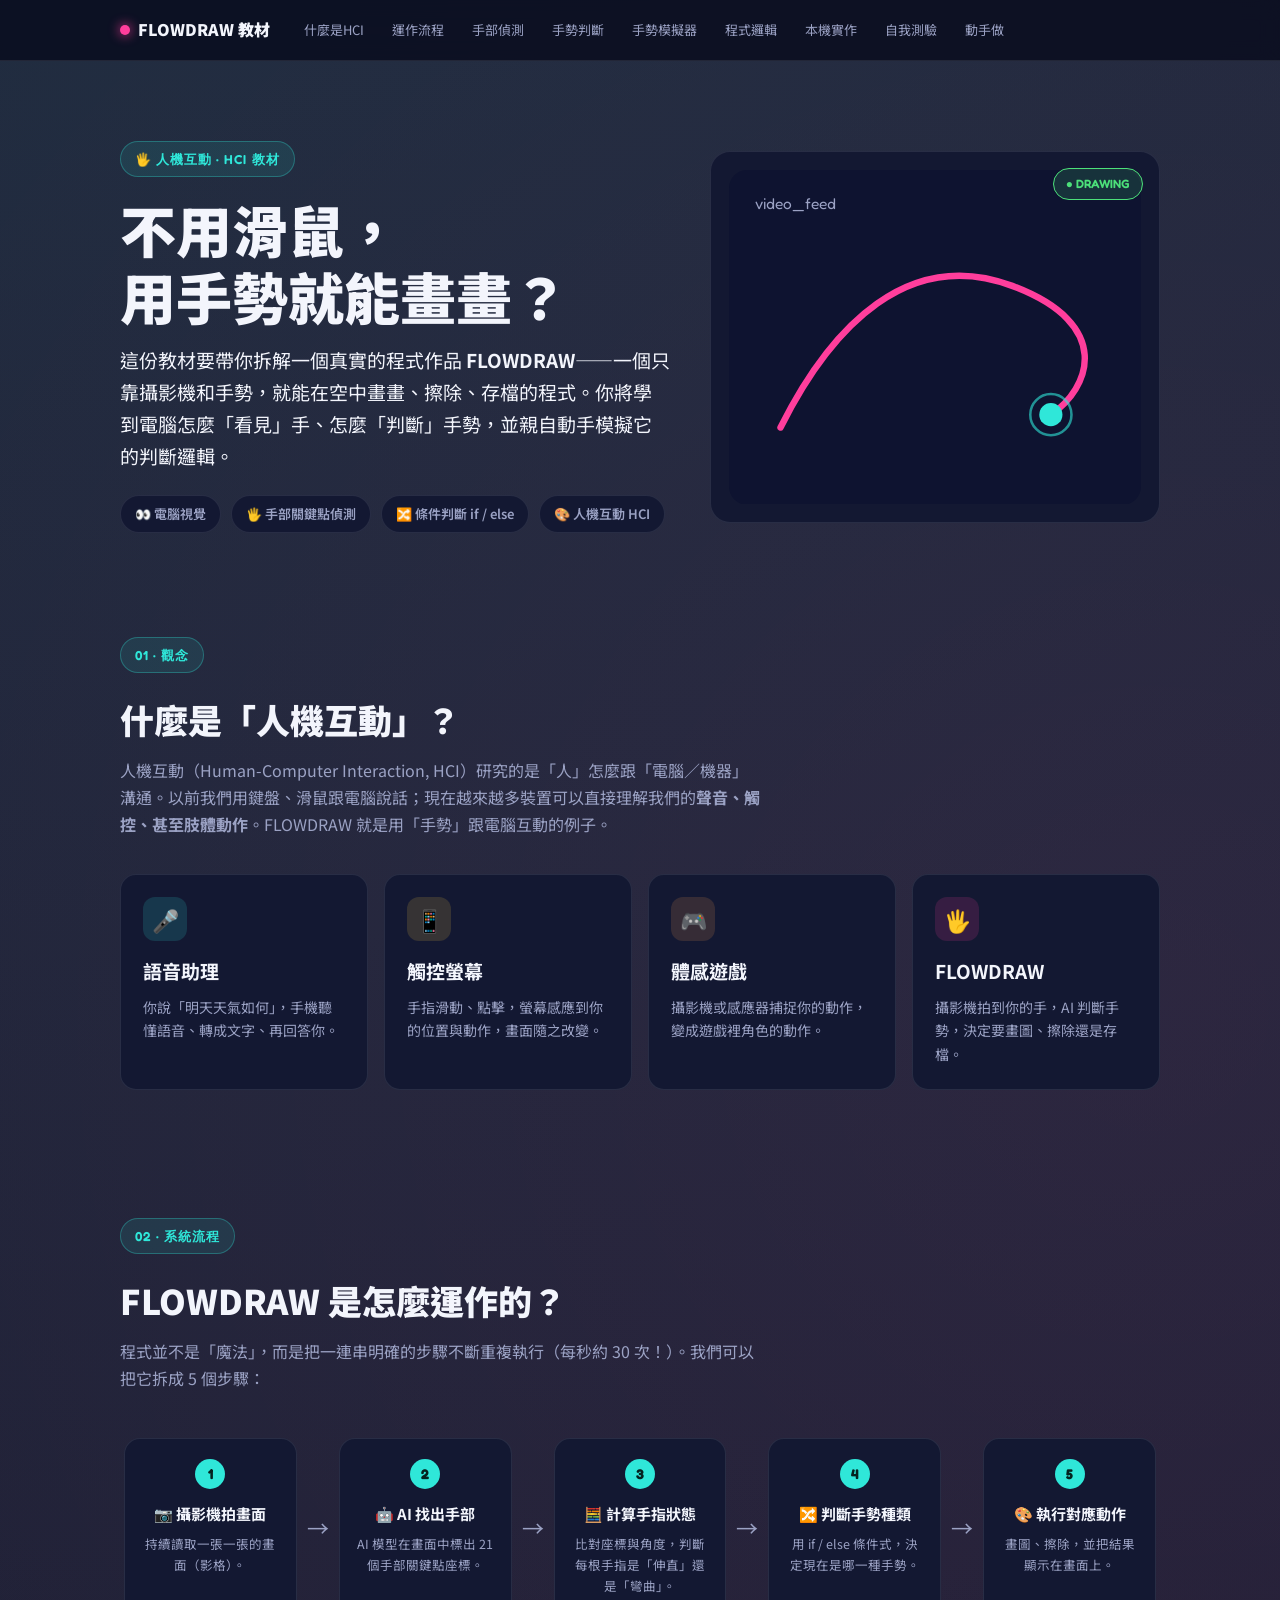
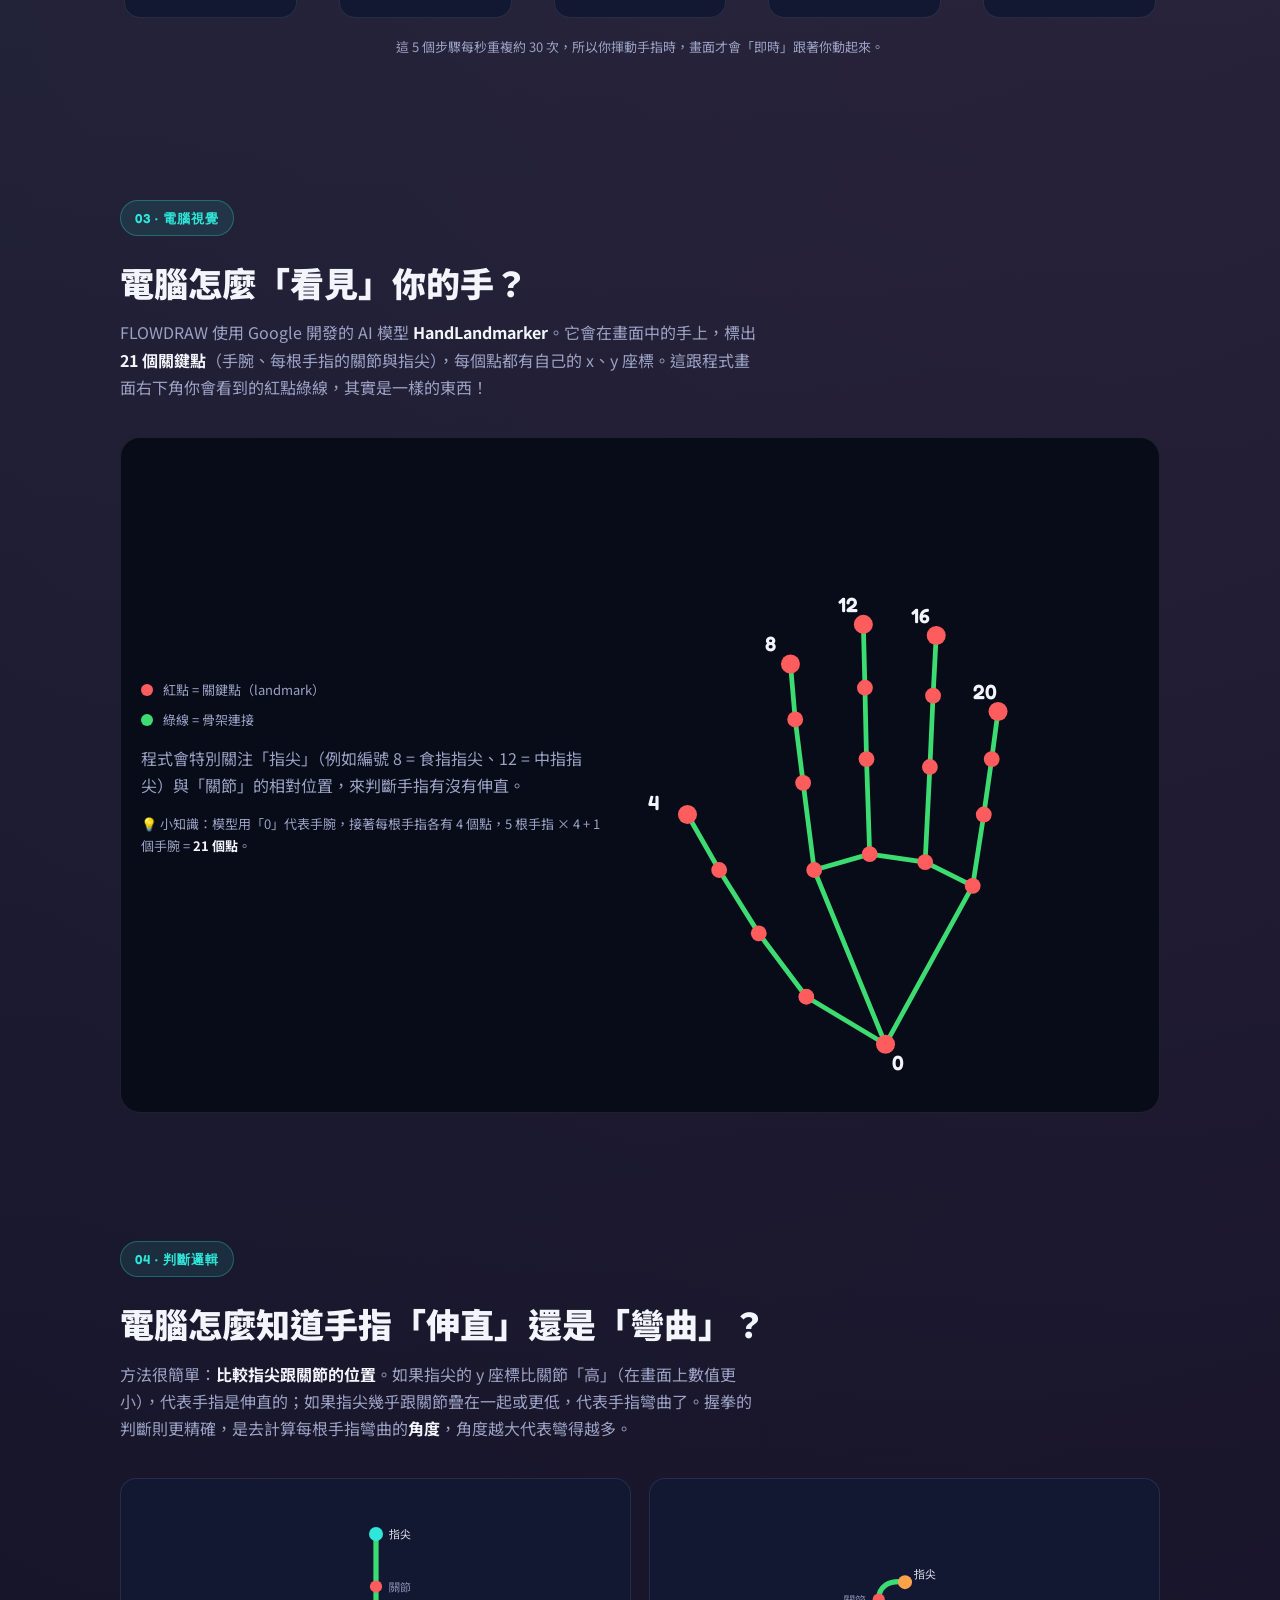
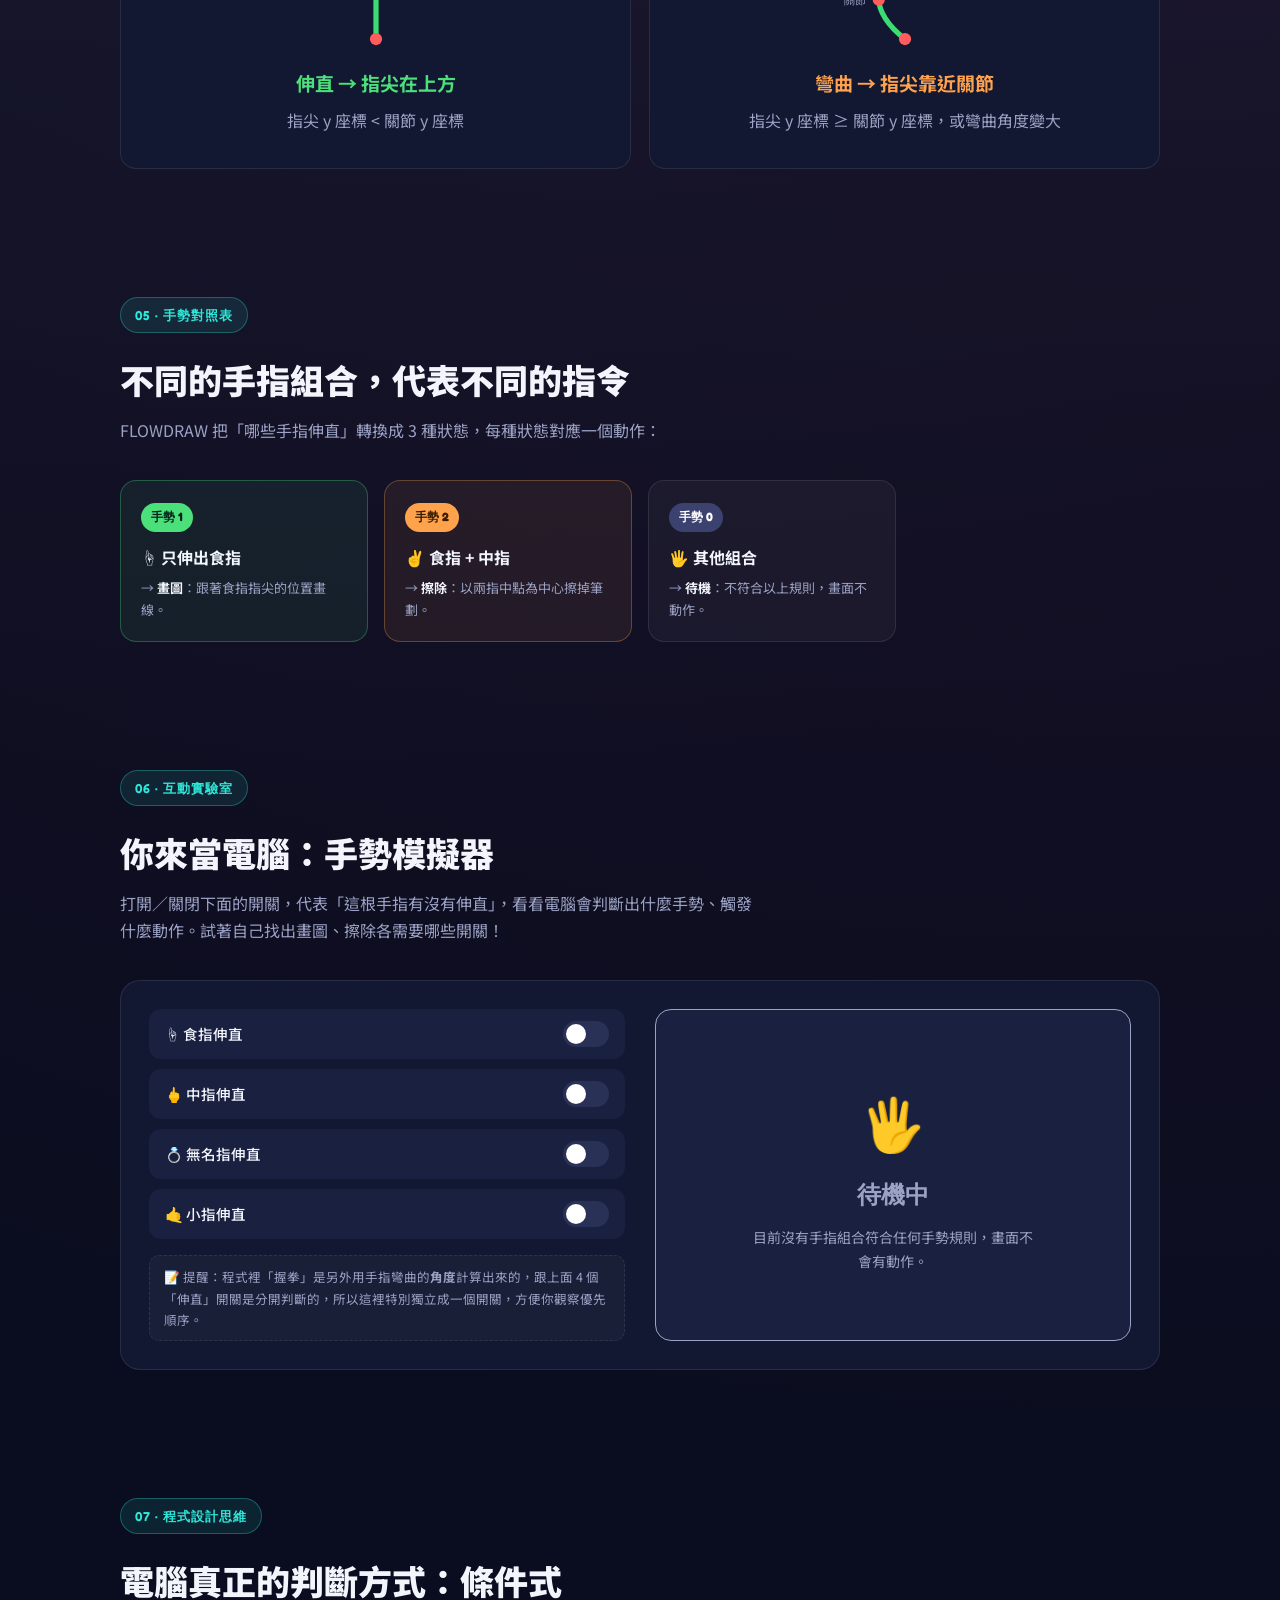
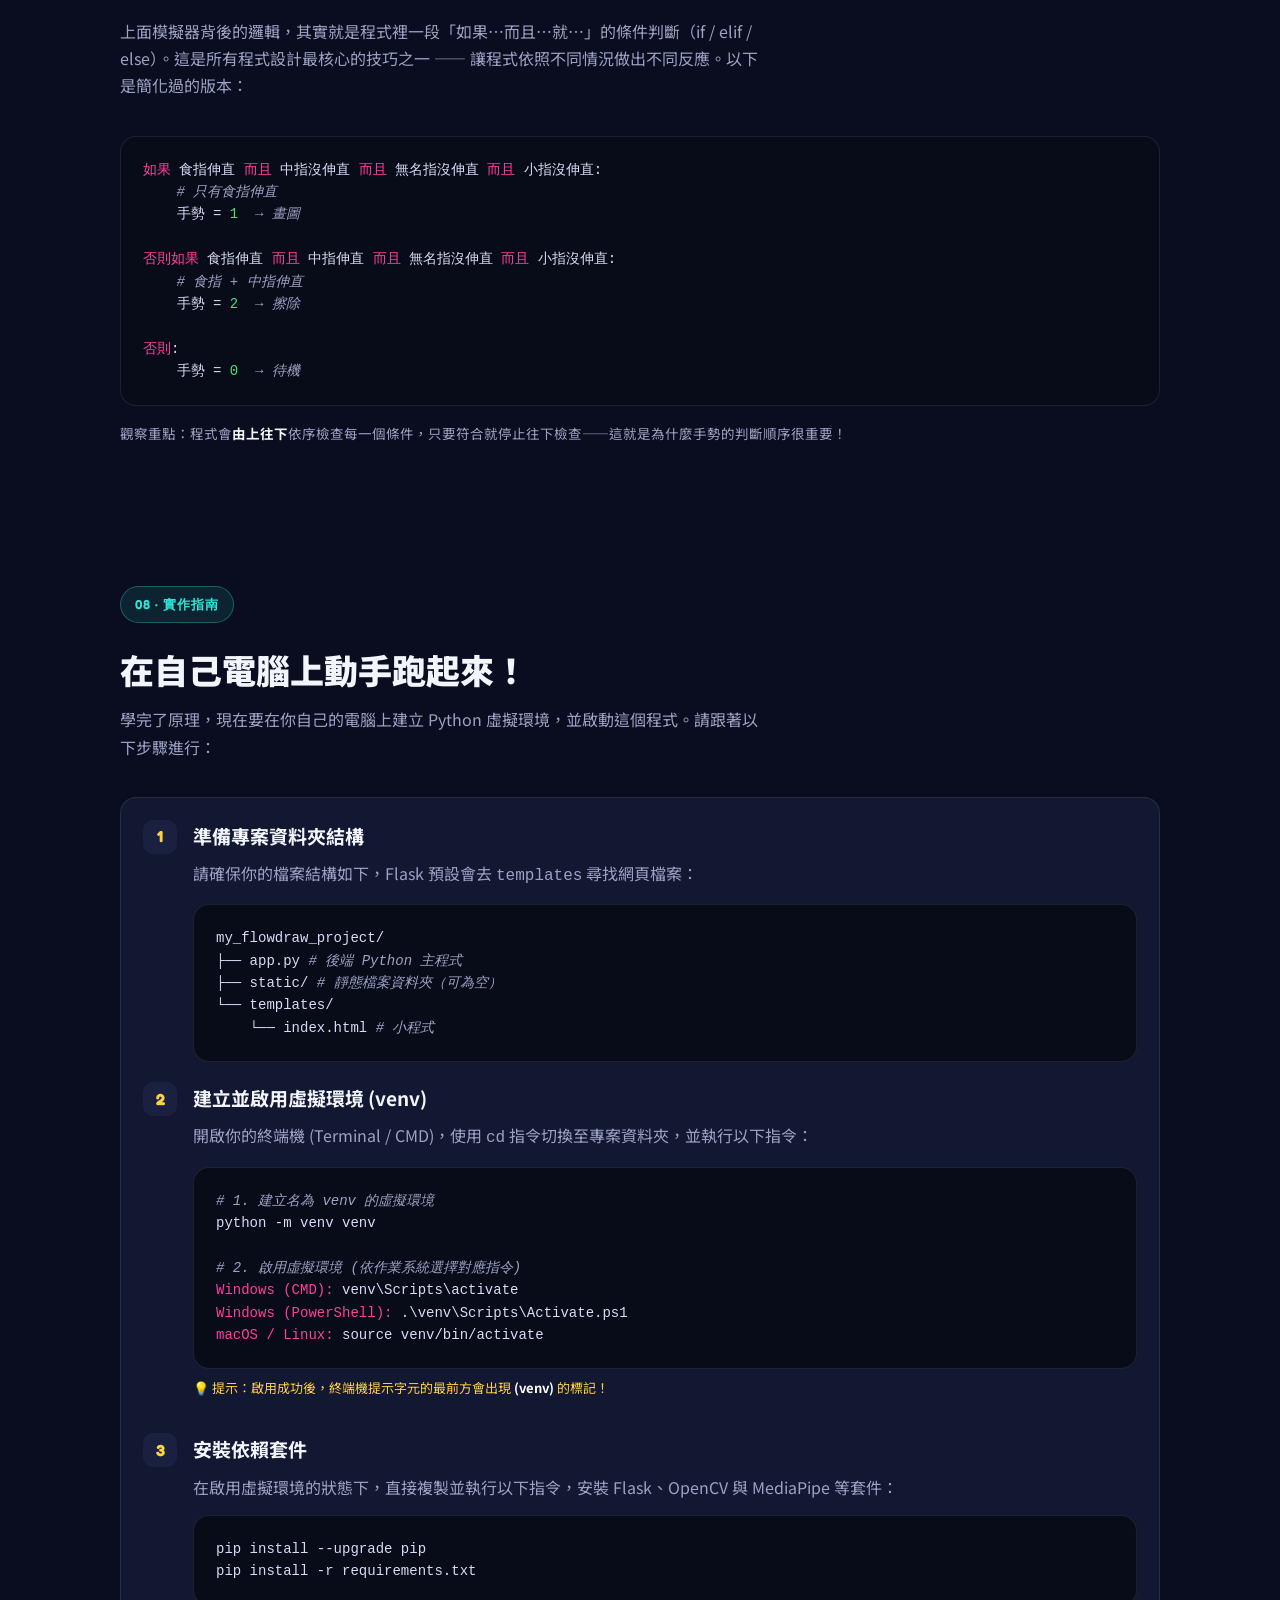
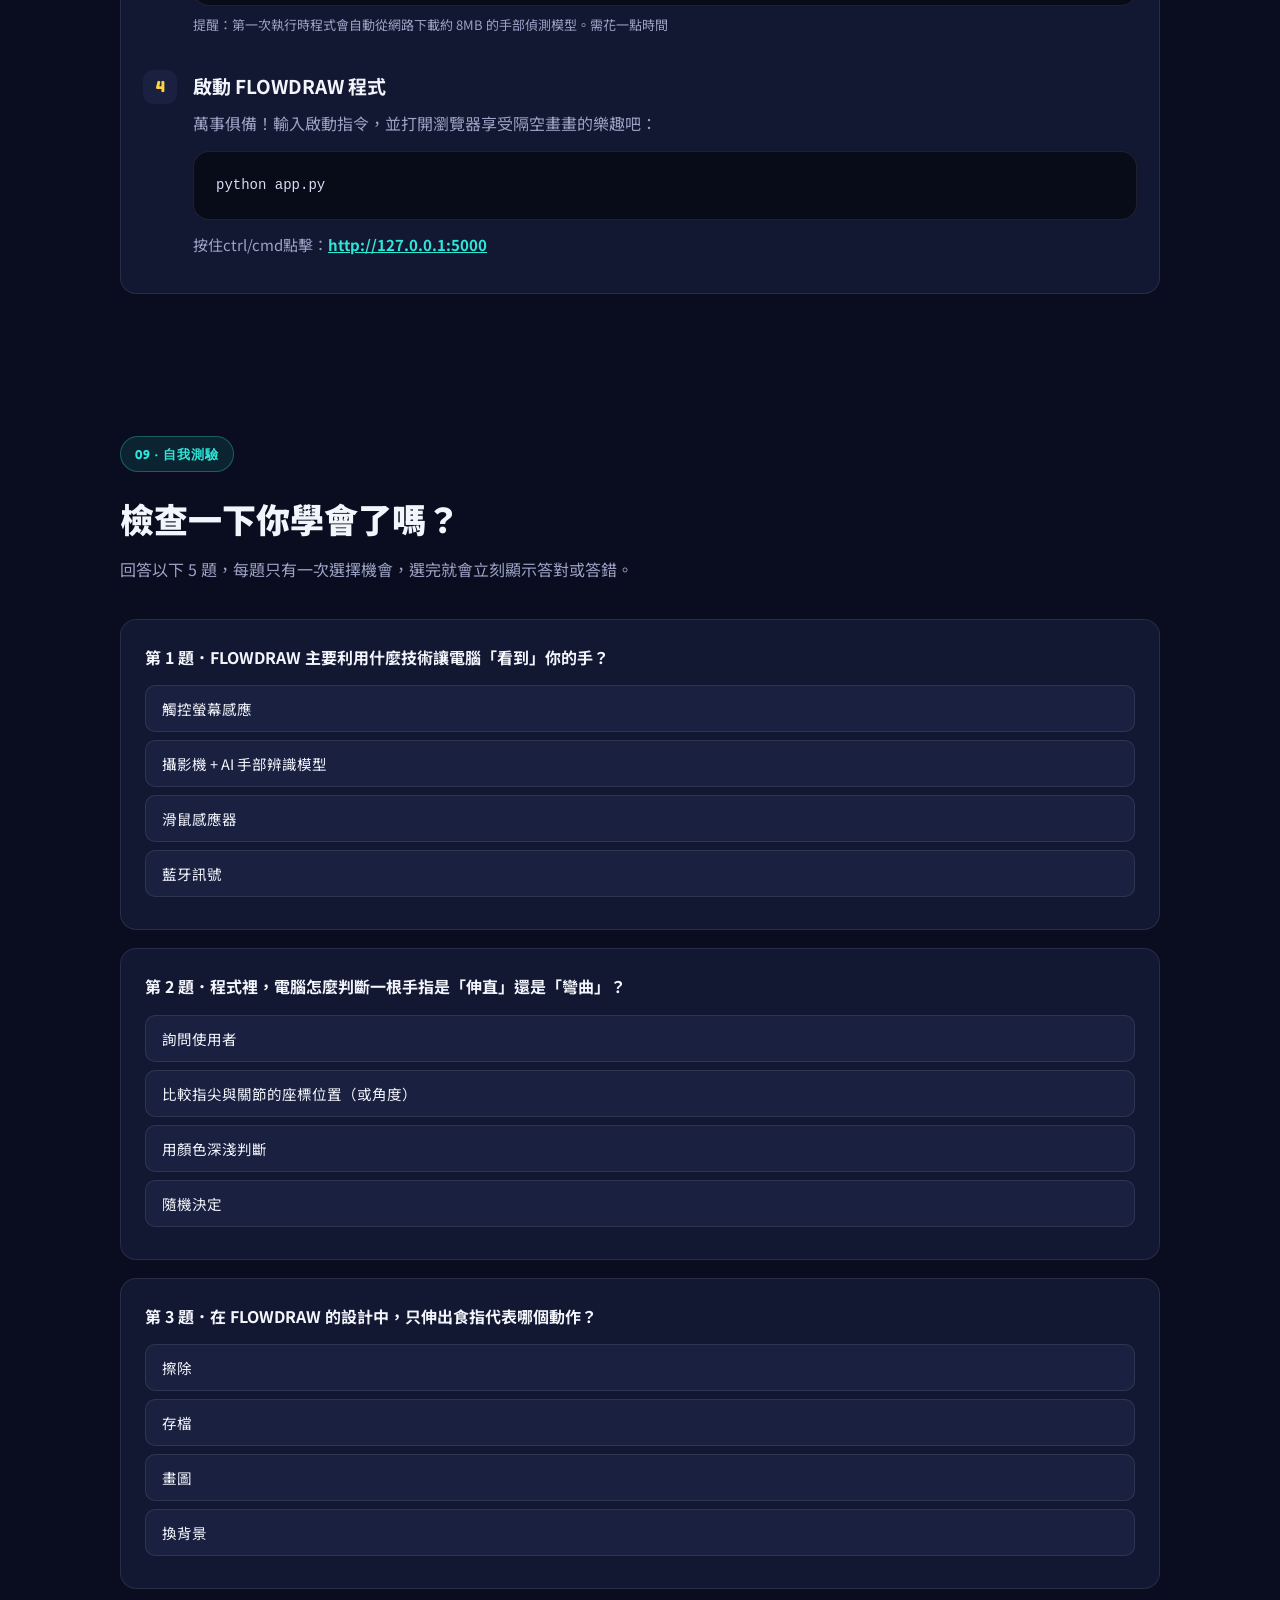
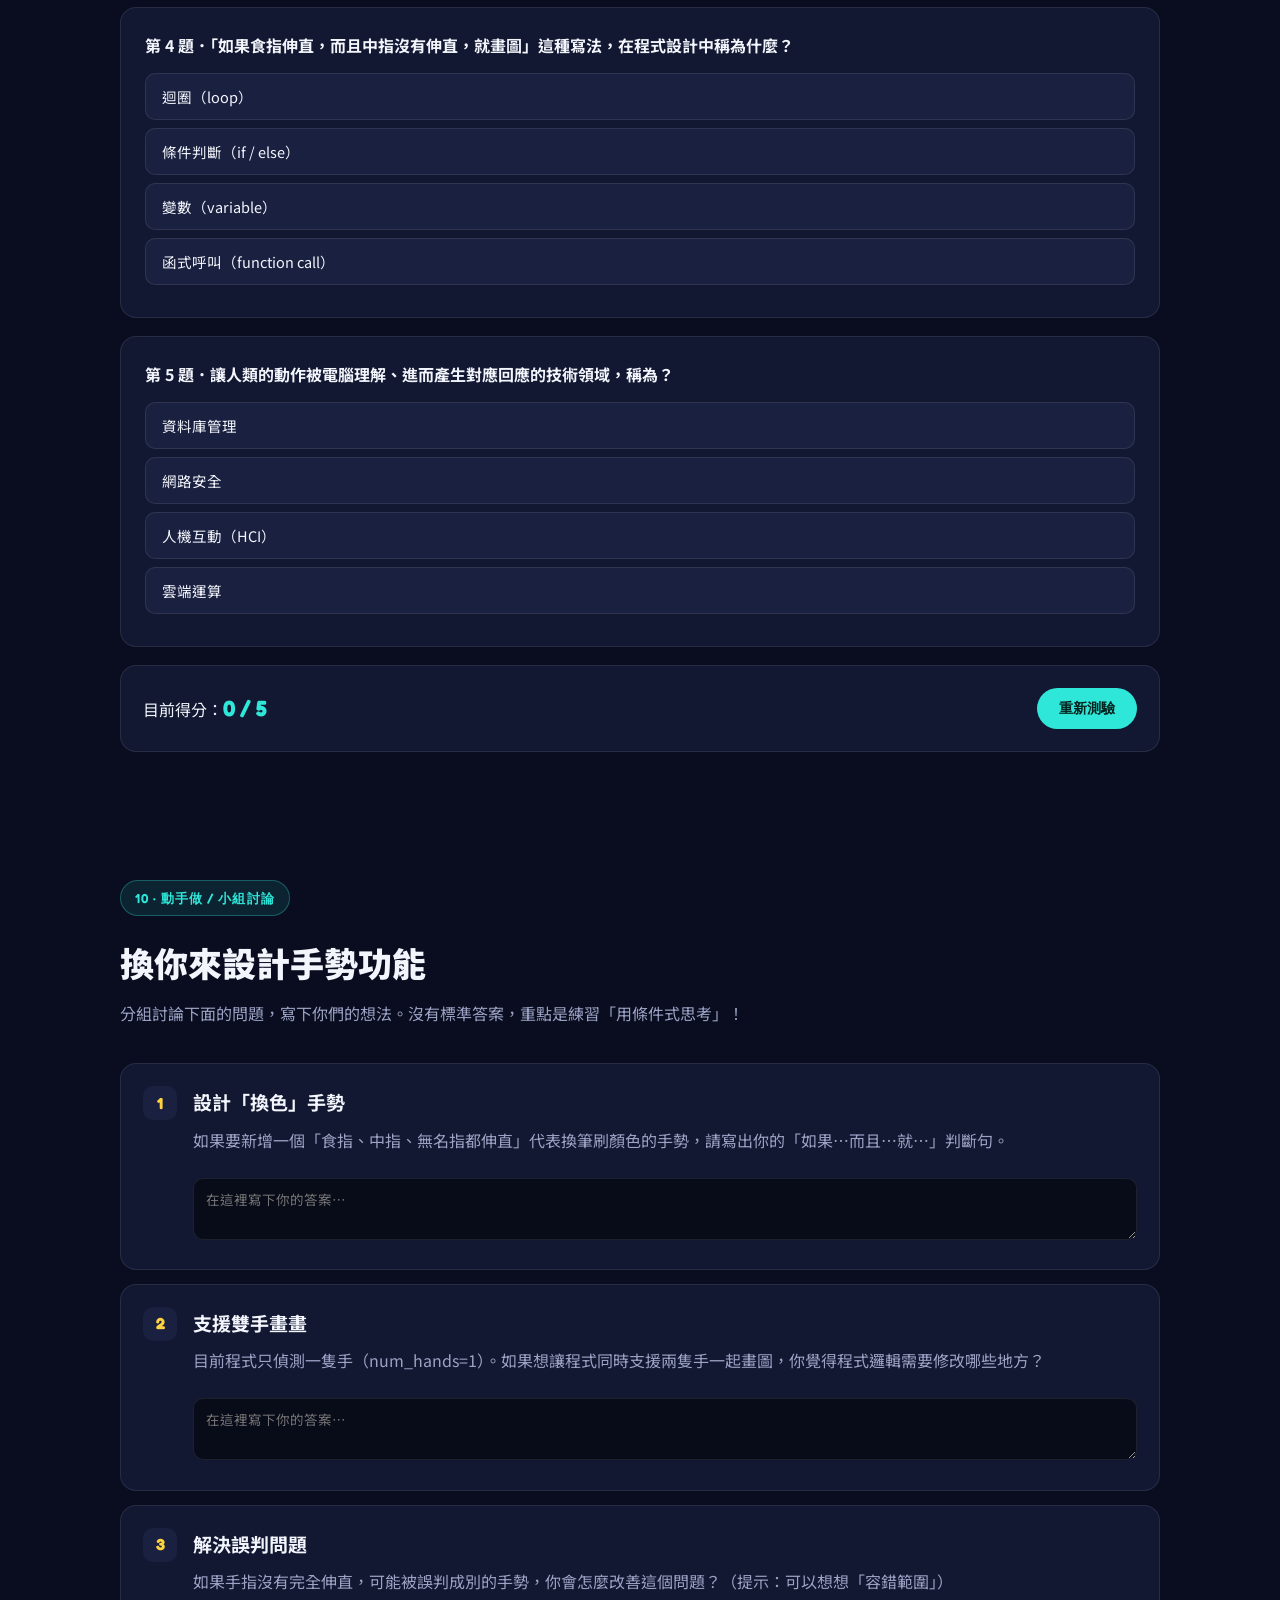
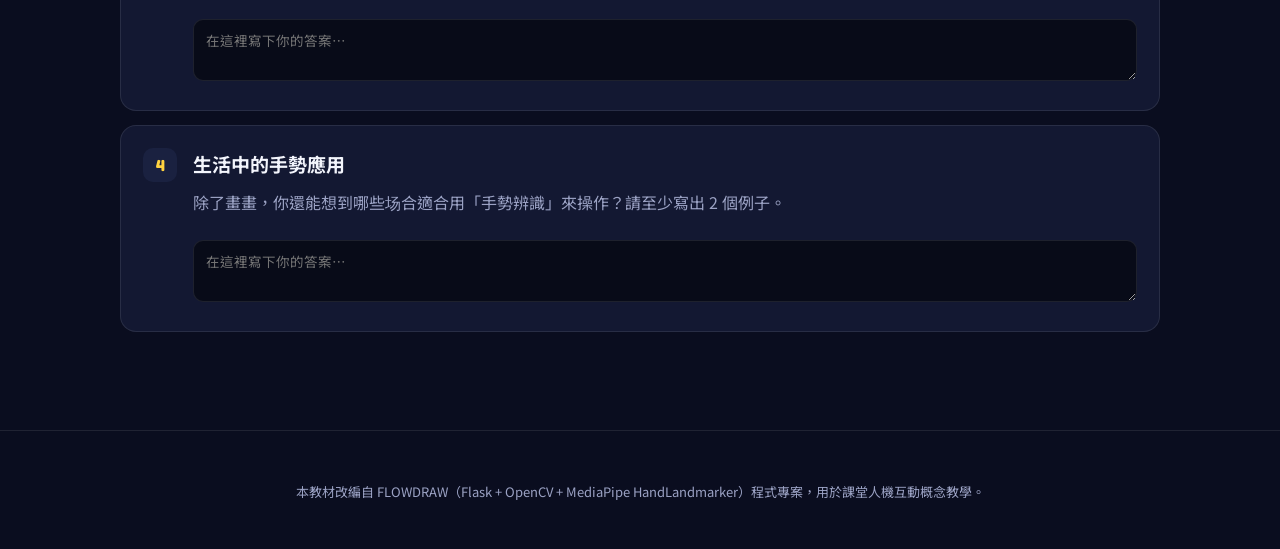
<file: HCI教材.html>
<!DOCTYPE html>
<html lang="zh-Hant">
<head>
<meta charset="UTF-8">
<meta name="viewport" content="width=device-width, initial-scale=1.0">
<title>FLOWDRAW 隔空畫畫｜人機互動教材</title>
<link rel="preconnect" href="https://fonts.googleapis.com">
<link href="https://fonts.googleapis.com/css2?family=Noto+Sans+TC:wght@400;500;700;900&family=Fredoka:wght@500;600;700&display=swap" rel="stylesheet">
<style>
  :root{
    --bg:#0A0D1F;
    --bg-panel:#131832;
    --bg-panel2:#1A2140;
    --line: rgba(255,255,255,0.09);
    --cyan:#2FE7D9;
    --magenta:#FF3E9C;
    --yellow:#FFD23F;
    --green:#4CE07A;
    --orange:#FFA24C;
    --text:#F3F5FC;
    --text-dim:#9BA2C4;
    --radius:20px;
  }
  *{box-sizing:border-box;}
  html{scroll-behavior:smooth;}
  body{
    margin:0;
    background:
      radial-gradient(circle at 15% -10%, rgba(47,231,217,0.16), transparent 45%),
      radial-gradient(circle at 90% 10%, rgba(255,62,156,0.14), transparent 40%),
      var(--bg);
    color:var(--text);
    font-family:"Noto Sans TC","Fredoka",sans-serif;
    line-height:1.7;
  }
  .num{font-family:"Fredoka","Noto Sans TC",sans-serif;}
  a{color:inherit;}
  img,svg{max-width:100%; display:block;}

  /* ---------- NAV ---------- */
  nav{
    position:sticky; top:0; z-index:50;
    background:rgba(10,13,31,0.86);
    backdrop-filter: blur(10px);
    border-bottom:1px solid var(--line);
    overflow-x:auto;
    white-space:nowrap;
  }
  nav .inner{
    display:flex; align-items:center; gap:4px;
    max-width:1080px; margin:0 auto; padding:12px 20px;
  }
  nav .brand{
    font-weight:900; font-size:16px; margin-right:18px;
    display:flex; align-items:center; gap:8px; flex-shrink:0;
  }
  nav .brand .dot{width:10px;height:10px;border-radius:50%;background:var(--magenta); box-shadow:0 0 12px var(--magenta);}
  nav a.link{
    font-size:13px; color:var(--text-dim); text-decoration:none;
    padding:7px 12px; border-radius:999px; flex-shrink:0;
  }
  nav a.link:hover{ background:var(--bg-panel2); color:var(--text);}

  section{padding:64px 20px; max-width:1080px; margin:0 auto;}
  .kicker{
    display:inline-flex; align-items:center; gap:8px;
    font-family:"Fredoka"; font-size:13px; letter-spacing:.08em;
    color:var(--cyan); text-transform:uppercase; font-weight:600;
    background:rgba(47,231,217,0.1); border:1px solid rgba(47,231,217,0.3);
    padding:6px 14px; border-radius:999px; margin-bottom:18px;
  }
  h1{font-size:clamp(34px,6vw,56px); font-weight:900; margin:0 0 14px; line-height:1.2;}
  h2{font-size:clamp(26px,4vw,34px); font-weight:900; margin:0 0 8px;}
  h3{font-size:19px; font-weight:700; margin:0 0 8px;}
  p{color:var(--text-dim); margin:0 0 14px; font-size:16px;}
  .lead{font-size:19px; color:var(--text); max-width:620px;}
  .section-head{margin-bottom:36px;}
  .section-head p{max-width:640px;}

  /* ---------- HERO ---------- */
  header.hero{
    padding:80px 20px 40px; max-width:1080px; margin:0 auto;
    display:grid; grid-template-columns:1.1fr 0.9fr; gap:40px; align-items:center;
  }
  @media(max-width:820px){ header.hero{grid-template-columns:1fr;} }
  .hero-badges{display:flex; gap:10px; flex-wrap:wrap; margin-top:22px;}
  .hero-badges span{
    font-size:13px; font-weight:600; padding:7px 14px; border-radius:999px;
    border:1px solid var(--line); color:var(--text-dim); background:var(--bg-panel);
  }
  .hero-visual{
    background:var(--bg-panel); border:1px solid var(--line); border-radius:var(--radius);
    padding:18px; position:relative; overflow:hidden;
  }
  .hero-visual .tag{
    position:absolute; top:16px; right:16px; background:rgba(76,224,122,0.15);
    border:1px solid var(--green); color:var(--green); font-family:"Fredoka";
    font-size:12px; padding:5px 12px; border-radius:999px; font-weight:600;
  }

  /* ---------- CARD GRID ---------- */
  .grid4{display:grid; grid-template-columns:repeat(4,1fr); gap:16px;}
  .grid2{display:grid; grid-template-columns:1fr 1fr; gap:16px;}
  @media(max-width:760px){ .grid4{grid-template-columns:repeat(2,1fr);} .grid2{grid-template-columns:1fr;} }
  .card{
    background:var(--bg-panel); border:1px solid var(--line); border-radius:16px;
    padding:22px;
  }
  .card .icon{
    width:44px; height:44px; border-radius:12px; display:flex; align-items:center; justify-content:center;
    font-size:22px; margin-bottom:14px;
  }
  .card p{font-size:14px; margin:0;}

  /* ---------- FLOW ---------- */
  .flow{
    display:flex; align-items:stretch; gap:10px; overflow-x:auto; padding:10px 4px 18px;
  }
  .flow-step{
    flex:1 1 170px; min-width:160px;
    background:var(--bg-panel); border:1px solid var(--line); border-radius:16px;
    padding:20px 16px; text-align:center; position:relative;
  }
  .flow-step .n{
    width:30px;height:30px;border-radius:50%; margin:0 auto 12px; display:flex;align-items:center;justify-content:center;
    font-family:"Fredoka"; font-weight:700; font-size:14px; background:var(--cyan); color:#04231f;
  }
  .flow-step h4{margin:0 0 6px; font-size:15px;}
  .flow-step p{font-size:12.5px; margin:0;}
  .flow-arrow{ align-self:center; color:var(--text-dim); font-size:22px; flex:0 0 auto; }

  /* ---------- HAND DIAGRAM ---------- */
  .hand-wrap{
    background:#080B18; border:1px solid var(--line); border-radius:var(--radius);
    padding:20px; display:grid; grid-template-columns:1fr 1.1fr; gap:30px; align-items:center;
  }
  @media(max-width:760px){ .hand-wrap{grid-template-columns:1fr;} }
  .legend{display:flex; gap:10px; align-items:center; font-size:13px; color:var(--text-dim); margin-bottom:8px;}
  .legend .sw{width:12px;height:12px;border-radius:50%;}

  /* ---------- FINGER COMPARE ---------- */
  .compare{display:grid; grid-template-columns:1fr 1fr; gap:18px;}
  @media(max-width:700px){ .compare{grid-template-columns:1fr;} }
  .compare .box{background:var(--bg-panel); border:1px solid var(--line); border-radius:16px; padding:20px; text-align:center;}
  .compare .box svg{margin:0 auto 10px;}

  /* ---------- SIMULATOR ---------- */
  .sim{
    background:var(--bg-panel); border:1px solid var(--line); border-radius:var(--radius);
    padding:28px; display:grid; grid-template-columns:1fr 1fr; gap:30px;
  }
  @media(max-width:800px){ .sim{grid-template-columns:1fr;} }
  .toggle-row{
    display:flex; align-items:center; justify-content:space-between;
    padding:12px 16px; background:var(--bg-panel2); border-radius:12px; margin-bottom:10px;
  }
  .toggle-row label{font-size:14.5px; font-weight:500;}
  .switch{ position:relative; width:46px; height:26px; flex-shrink:0; }
  .switch input{ opacity:0; width:0; height:0; }
  .slider{
    position:absolute; cursor:pointer; inset:0; background:#2a3157; border-radius:999px; transition:.2s;
  }
  .slider:before{
    content:""; position:absolute; height:20px; width:20px; left:3px; top:3px;
    background:white; border-radius:50%; transition:.2s;
  }
  input:checked + .slider{ background:var(--cyan); }
  input:checked + .slider:before{ transform:translateX(20px); }
  .result-box{
    border-radius:16px; padding:24px; text-align:center;
    background:var(--bg-panel2); border:1px solid var(--line);
    display:flex; flex-direction:column; align-items:center; justify-content:center; gap:10px;
    min-height:260px;
  }
  .result-emoji{font-size:52px;}
  .result-title{font-family:"Fredoka"; font-size:24px; font-weight:700;}
  .result-desc{font-size:14px; color:var(--text-dim); max-width:280px;}
  .rule-note{font-size:12.5px; color:var(--text-dim); background:rgba(255,255,255,0.03); border:1px dashed var(--line); border-radius:10px; padding:10px 14px; margin-top:16px;}

  /* ---------- GESTURE CARDS ---------- */
  .gcards{display:grid; grid-template-columns:repeat(4,1fr); gap:16px;}
  @media(max-width:820px){ .gcards{grid-template-columns:repeat(2,1fr);} }
  .gcard{border-radius:16px; padding:20px; border:1px solid var(--line);}
  .gcard .badge{font-family:"Fredoka"; font-size:12px; font-weight:700; padding:4px 10px; border-radius:999px; display:inline-block; margin-bottom:12px;}
  .gcard h4{margin:0 0 6px; font-size:16px;}
  .gcard p{font-size:13px; margin:0;}

  /* ---------- CODE ---------- */
  .codebox{
    background:#080B18; border:1px solid var(--line); border-radius:16px; padding:22px;
    font-family:"SFMono-Regular",Consolas,monospace; font-size:14px; overflow-x:auto; color:#D7DCF5;
    line-height: 1.6;
  }
  .codebox .kw{color:var(--magenta);}
  .codebox .cm{color:var(--text-dim); font-style:italic;}
  .codebox .fn{color:var(--yellow);}
  .codebox .num{color:var(--green); font-family:inherit;}

  /* ---------- QUIZ ---------- */
  .quiz-card{
    background:var(--bg-panel); border:1px solid var(--line); border-radius:16px;
    padding:24px; margin-bottom:18px;
  }
  .quiz-card h4{font-size:16px; margin:0 0 14px;}
  .opt{
    display:block; width:100%; text-align:left; padding:12px 16px; margin-bottom:8px;
    background:var(--bg-panel2); border:1px solid var(--line); border-radius:10px;
    color:var(--text); font-size:14.5px; cursor:pointer; font-family:inherit;
  }
  .opt:hover{border-color:var(--cyan);}
  .opt.correct{ background:rgba(76,224,122,0.18); border-color:var(--green); }
  .opt.wrong{ background:rgba(255,62,156,0.15); border-color:var(--magenta); }
  .opt[disabled]{cursor:default;}
  .quiz-footer{
    display:flex; align-items:center; justify-content:space-between; gap:16px;
    background:var(--bg-panel); border:1px solid var(--line); border-radius:16px; padding:22px;
  }
  .score{font-family:"Fredoka"; font-size:22px; font-weight:700; color:var(--cyan);}
  button.reset-btn{
    background:var(--cyan); color:#04231f; border:none; font-weight:700; font-family:"Fredoka";
    padding:11px 22px; border-radius:999px; cursor:pointer; font-size:14px;
  }

  /* ---------- ACTIVITY ---------- */
  .activity{
    background:var(--bg-panel); border:1px solid var(--line); border-radius:16px; padding:22px; margin-bottom:14px;
    display:flex; gap:16px; align-items:flex-start;
  }
  .activity .num{
    width:34px; height:34px; border-radius:10px; background:var(--bg-panel2); color:var(--yellow);
    display:flex; align-items:center; justify-content:center; font-weight:700; flex-shrink:0;
  }
  .activity textarea{
    width:100%; margin-top:10px; background:#080B18; border:1px solid var(--line); border-radius:10px;
    color:var(--text); padding:10px 12px; font-family:inherit; font-size:13.5px; resize:vertical; min-height:54px;
  }

  footer{
    padding:50px 20px; text-align:center; color:var(--text-dim); font-size:13px;
    border-top:1px solid var(--line); margin-top:20px;
  }
</style>
</head>
<body>

<nav>
  <div class="inner">
    <div class="brand"><span class="dot"></span>FLOWDRAW 教材</div>
    <a class="link" href="#hci">什麼是HCI</a>
    <a class="link" href="#flow">運作流程</a>
    <a class="link" href="#hand">手部偵測</a>
    <a class="link" href="#gesture">手勢判斷</a>
    <a class="link" href="#sim">手勢模擬器</a>
    <a class="link" href="#code">程式邏輯</a>
    <a class="link" href="#run">本機實作</a>
    <a class="link" href="#quiz">自我測驗</a>
    <a class="link" href="#activity">動手做</a>
  </div>
</nav>

<header class="hero">
  <div>
    <span class="kicker">🖐️ 人機互動 · HCI 教材</span>
    <h1>不用滑鼠，<br>用手勢就能畫畫？</h1>
    <p class="lead">這份教材要帶你拆解一個真實的程式作品 <strong style="color:var(--text)">FLOWDRAW</strong>——一個只靠攝影機和手勢，就能在空中畫畫、擦除、存檔的程式。你將學到電腦怎麼「看見」手、怎麼「判斷」手勢，並親自動手模擬它的判斷邏輯。</p>
    <div class="hero-badges">
      <span>👀 電腦視覺</span>
      <span>🖐️ 手部關鍵點偵測</span>
      <span>🔀 條件判斷 if / else</span>
      <span>🎨 人機互動 HCI</span>
    </div>
  </div>
  <div class="hero-visual">
    <span class="tag">● DRAWING</span>
    <svg viewBox="0 0 320 260" width="100%">
      <rect x="0" y="0" width="320" height="260" rx="14" fill="#0E1330"/>
      <path d="M40 200 C 80 120, 140 60, 220 90 S 280 170, 250 190" stroke="#FF3E9C" stroke-width="5" fill="none" stroke-linecap="round"/>
      <circle cx="250" cy="190" r="9" fill="#2FE7D9"/>
      <circle cx="250" cy="190" r="16" fill="none" stroke="#2FE7D9" stroke-width="2" opacity="0.6"/>
      <text x="20" y="30" fill="#9BA2C4" font-family="Fredoka" font-size="12">video_feed</text>
    </svg>
  </div>
</header>

<section id="hci">
  <div class="section-head">
    <span class="kicker">01 · 觀念</span>
    <h2>什麼是「人機互動」？</h2>
    <p>人機互動（Human-Computer Interaction, HCI）研究的是「人」怎麼跟「電腦／機器」溝通。以前我們用鍵盤、滑鼠跟電腦說話；現在越來越多裝置可以直接理解我們的<strong>聲音、觸控、甚至肢體動作</strong>。FLOWDRAW 就是用「手勢」跟電腦互動的例子。</p>
  </div>
  <div class="grid4">
    <div class="card">
      <div class="icon" style="background:rgba(47,231,217,0.15); color:var(--cyan);">🎤</div>
      <h3>語音助理</h3>
      <p>你說「明天天氣如何」，手機聽懂語音、轉成文字、再回答你。</p>
    </div>
    <div class="card">
      <div class="icon" style="background:rgba(255,210,63,0.15); color:var(--yellow);">📱</div>
      <h3>觸控螢幕</h3>
      <p>手指滑動、點擊，螢幕感應到你的位置與動作，畫面隨之改變。</p>
    </div>
    <div class="card">
      <div class="icon" style="background:rgba(255,162,76,0.15); color:var(--orange);">🎮</div>
      <h3>體感遊戲</h3>
      <p>攝影機或感應器捕捉你的動作，變成遊戲裡角色的動作。</p>
    </div>
    <div class="card">
      <div class="icon" style="background:rgba(255,62,156,0.15); color:var(--magenta);">🖐️</div>
      <h3>FLOWDRAW</h3>
      <p>攝影機拍到你的手，AI 判斷手勢，決定要畫圖、擦除還是存檔。</p>
    </div>
  </div>
</section>

<section id="flow">
  <div class="section-head">
    <span class="kicker">02 · 系統流程</span>
    <h2>FLOWDRAW 是怎麼運作的？</h2>
    <p>程式並不是「魔法」，而是把一連串明確的步驟不斷重複執行（每秒約 30 次！）。我們可以把它拆成 5 個步驟：</p>
  </div>
  <div class="flow">
    <div class="flow-step">
      <div class="n">1</div>
      <h4>📷 攝影機拍畫面</h4>
      <p>持續讀取一張一張的畫面（影格）。</p>
    </div>
    <div class="flow-arrow">→</div>
    <div class="flow-step">
      <div class="n">2</div>
      <h4>🤖 AI 找出手部</h4>
      <p>AI 模型在畫面中標出 21 個手部關鍵點座標。</p>
    </div>
    <div class="flow-arrow">→</div>
    <div class="flow-step">
      <div class="n">3</div>
      <h4>🧮 計算手指狀態</h4>
      <p>比對座標與角度，判斷每根手指是「伸直」還是「彎曲」。</p>
    </div>
    <div class="flow-arrow">→</div>
    <div class="flow-step">
      <div class="n">4</div>
      <h4>🔀 判斷手勢種類</h4>
      <p>用 if / else 條件式，決定現在是哪一種手勢。</p>
    </div>
    <div class="flow-arrow">→</div>
    <div class="flow-step">
      <div class="n">5</div>
      <h4>🎨 執行對應動作</h4>
      <p>畫圖、擦除，並把結果顯示在畫面上。</p>
    </div>
  </div>
  <p style="text-align:center; font-size:13px;">這 5 個步驟每秒重複約 30 次，所以你揮動手指時，畫面才會「即時」跟著你動起來。</p>
</section>

<section id="hand">
  <div class="section-head">
    <span class="kicker">03 · 電腦視覺</span>
    <h2>電腦怎麼「看見」你的手？</h2>
    <p>FLOWDRAW 使用 Google 開發的 AI 模型 <strong style="color:var(--text)">HandLandmarker</strong>。它會在畫面中的手上，標出 <strong style="color:var(--text)">21 個關鍵點</strong>（手腕、每根手指的關節與指尖），每個點都有自己的 x、y 座標。這跟程式畫面右下角你會看到的紅點綠線，其實是一樣的東西！</p>
  </div>
  <div class="hand-wrap">
    <div>
      <div class="legend"><span class="sw" style="background:#ff5d5d;"></span> 紅點 = 關鍵點（landmark）</div>
      <div class="legend"><span class="sw" style="background:#3ddc73;"></span> 綠線 = 骨架連接</div>
      <p style="margin-top:14px;">程式會特別關注「指尖」（例如編號 8 = 食指指尖、12 = 中指指尖）與「關節」的相對位置，來判斷手指有沒有伸直。</p>
      <p style="font-size:13px;">💡 小知識：模型用「0」代表手腕，接著每根手指各有 4 個點，5 根手指 × 4 + 1 個手腕 = <strong style="color:var(--text)">21 個點</strong>。</p>
    </div>
    <svg viewBox="0 0 320 400" width="100%">
      <g stroke="#3ddc73" stroke-width="3" stroke-linecap="round">
        <line x1="160" y1="370" x2="110" y2="340"/>
        <line x1="110" y1="340" x2="80" y2="300"/>
        <line x1="80" y1="300" x2="55" y2="260"/>
        <line x1="55" y1="260" x2="35" y2="225"/>
        <line x1="160" y1="370" x2="115" y2="260"/>
        <line x1="115" y1="260" x2="108" y2="205"/>
        <line x1="108" y1="205" x2="103" y2="165"/>
        <line x1="103" y1="165" x2="100" y2="130"/>
        <line x1="115" y1="260" x2="150" y2="250"/>
        <line x1="150" y1="250" x2="148" y2="190"/>
        <line x1="148" y1="190" x2="147" y2="145"/>
        <line x1="147" y1="145" x2="146" y2="105"/>
        <line x1="150" y1="250" x2="185" y2="255"/>
        <line x1="185" y1="255" x2="188" y2="195"/>
        <line x1="188" y1="195" x2="190" y2="150"/>
        <line x1="190" y1="150" x2="192" y2="112"/>
        <line x1="185" y1="255" x2="215" y2="270"/>
        <line x1="215" y1="270" x2="222" y2="225"/>
        <line x1="222" y1="225" x2="227" y2="190"/>
        <line x1="227" y1="190" x2="231" y2="160"/>
        <line x1="160" y1="370" x2="215" y2="270"/>
      </g>
      <g fill="#ff5d5d">
        <circle cx="160" cy="370" r="6"/>
        <circle cx="110" cy="340" r="5"/><circle cx="80" cy="300" r="5"/><circle cx="55" cy="260" r="5"/><circle cx="35" cy="225" r="6"/>
        <circle cx="115" cy="260" r="5"/><circle cx="108" cy="205" r="5"/><circle cx="103" cy="165" r="5"/><circle cx="100" cy="130" r="6"/>
        <circle cx="150" cy="250" r="5"/><circle cx="148" cy="190" r="5"/><circle cx="147" cy="145" r="5"/><circle cx="146" cy="105" r="6"/>
        <circle cx="185" cy="255" r="5"/><circle cx="188" cy="195" r="5"/><circle cx="190" cy="150" r="5"/><circle cx="192" cy="112" r="6"/>
        <circle cx="215" cy="270" r="5"/><circle cx="222" cy="225" r="5"/><circle cx="227" cy="190" r="5"/><circle cx="231" cy="160" r="6"/>
      </g>
      <g fill="#F3F5FC" font-family="Fredoka" font-size="13" font-weight="600">
        <text x="164" y="386">0</text>
        <text x="10" y="222">4</text>
        <text x="84" y="122">8</text>
        <text x="130" y="97">12</text>
        <text x="176" y="104">16</text>
        <text x="215" y="152">20</text>
      </g>
    </svg>
  </div>
</section>

<section id="finger">
  <div class="section-head">
    <span class="kicker">04 · 判斷邏輯</span>
    <h2>電腦怎麼知道手指「伸直」還是「彎曲」？</h2>
    <p>方法很簡單：<strong style="color:var(--text)">比較指尖跟關節的位置</strong>。如果指尖的 y 座標比關節「高」（在畫面上數值更小），代表手指是伸直的；如果指尖幾乎跟關節疊在一起或更低，代表手指彎曲了。握拳的判斷則更精確，是去計算每根手指彎曲的<strong style="color:var(--text)">角度</strong>，角度越大代表彎得越多。</p>
  </div>
  <div class="compare">
    <div class="box">
      <svg viewBox="0 0 160 180" width="140">
        <line x1="80" y1="160" x2="80" y2="40" stroke="#3ddc73" stroke-width="6" stroke-linecap="round"/>
        <circle cx="80" cy="160" r="7" fill="#ff5d5d"/>
        <circle cx="80" cy="100" r="7" fill="#ff5d5d"/>
        <circle cx="80" cy="40" r="8" fill="#2FE7D9"/>
        <text x="95" y="45" fill="#F3F5FC" font-family="Fredoka" font-size="13">指尖</text>
        <text x="95" y="105" fill="#9BA2C4" font-family="Fredoka" font-size="13">關節</text>
      </svg>
      <h3 style="color:var(--green);">伸直 → 指尖在上方</h3>
      <p>指尖 y 座標 &lt; 關節 y 座標</p>
    </div>
    <div class="box">
      <svg viewBox="0 0 160 180" width="140">
        <path d="M80 160 C 40 130, 40 90, 80 95" stroke="#3ddc73" stroke-width="6" fill="none" stroke-linecap="round"/>
        <circle cx="80" cy="160" r="7" fill="#ff5d5d"/>
        <circle cx="50" cy="115" r="7" fill="#ff5d5d"/>
        <circle cx="80" cy="95" r="8" fill="#FFA24C"/>
        <text x="90" y="90" fill="#F3F5FC" font-family="Fredoka" font-size="13">指尖</text>
        <text x="10" y="120" fill="#9BA2C4" font-family="Fredoka" font-size="13">關節</text>
      </svg>
      <h3 style="color:var(--orange);">彎曲 → 指尖靠近關節</h3>
      <p>指尖 y 座標 ≥ 關節 y 座標，或彎曲角度變大</p>
    </div>
  </div>
</section>

<section id="gesture">
  <div class="section-head">
    <span class="kicker">05 · 手勢對照表</span>
    <h2>不同的手指組合，代表不同的指令</h2>
    <p>FLOWDRAW 把「哪些手指伸直」轉換成 3 種狀態，每種狀態對應一個動作：</p>
  </div>
  <div class="gcards">
    <div class="gcard" style="background:rgba(76,224,122,0.08); border-color:rgba(76,224,122,0.3);">
      <span class="badge" style="background:var(--green); color:#04231f;">手勢 1</span>
      <h4>☝️ 只伸出食指</h4>
      <p>→ <strong style="color:var(--text)">畫圖</strong>：跟著食指指尖的位置畫線。</p>
    </div>
    <div class="gcard" style="background:rgba(255,162,76,0.08); border-color:rgba(255,162,76,0.3);">
      <span class="badge" style="background:var(--orange); color:#3a1c00;">手勢 2</span>
      <h4>✌️ 食指 + 中指</h4>
      <p>→ <strong style="color:var(--text)">擦除</strong>：以兩指中點為中心擦掉筆劃。</p>
    </div>
    <div class="gcard" style="background:rgba(255,255,255,0.04); border-color:var(--line);">
      <span class="badge" style="background:#3b4270; color:#fff;">手勢 0</span>
      <h4>🖐️ 其他組合</h4>
      <p>→ <strong style="color:var(--text)">待機</strong>：不符合以上規則，畫面不動作。</p>
    </div>
  </div>
</section>

<section id="sim">
  <div class="section-head">
    <span class="kicker">06 · 互動實驗室</span>
    <h2>你來當電腦：手勢模擬器</h2>
    <p>打開／關閉下面的開關，代表「這根手指有沒有伸直」，看看電腦會判斷出什麼手勢、觸發什麼動作。試著自己找出畫圖、擦除各需要哪些開關！</p>
  </div>
  <div class="sim">
    <div>
      <div class="toggle-row">
        <label>☝️ 食指伸直</label>
        <label class="switch"><input type="checkbox" id="f-index"><span class="slider"></span></label>
      </div>
      <div class="toggle-row">
        <label>🖕 中指伸直</label>
        <label class="switch"><input type="checkbox" id="f-middle"><span class="slider"></span></label>
      </div>
      <div class="toggle-row">
        <label>💍 無名指伸直</label>
        <label class="switch"><input type="checkbox" id="f-ring"><span class="slider"></span></label>
      </div>
      <div class="toggle-row">
        <label>🤙 小指伸直</label>
        <label class="switch"><input type="checkbox" id="f-little"><span class="slider"></span></label>
      </div>
      <div class="rule-note">📝 提醒：程式裡「握拳」是另外用手指彎曲的<strong>角度</strong>計算出來的，跟上面 4 個「伸直」開關是分開判斷的，所以這裡特別獨立成一個開關，方便你觀察優先順序。</div>
    </div>
    <div class="result-box" id="result-box">
      <div class="result-emoji" id="result-emoji">🖐️</div>
      <div class="result-title" id="result-title" style="color:#9BA2C4;">待機中</div>
      <div class="result-desc" id="result-desc">目前沒有手指組合符合任何手勢規則，畫面不會有動作。</div>
    </div>
  </div>
</section>

<section id="code">
  <div class="section-head">
    <span class="kicker">07 · 程式設計思維</span>
    <h2>電腦真正的判斷方式：條件式</h2>
    <p>上面模擬器背後的邏輯，其實就是程式裡一段「如果…而且…就…」的條件判斷（if / elif / else）。這是所有程式設計最核心的技巧之一 —— 讓程式依照不同情況做出不同反應。以下是簡化過的版本：</p>
  </div>
  <div class="codebox">
<span class="kw">如果</span> 食指伸直 <span class="kw">而且</span> 中指沒伸直 <span class="kw">而且</span> 無名指沒伸直 <span class="kw">而且</span> 小指沒伸直:<br>
&nbsp;&nbsp;&nbsp;&nbsp;<span class="cm"># 只有食指伸直</span><br>
&nbsp;&nbsp;&nbsp;&nbsp;手勢 = <span class="num">1</span> &nbsp;<span class="cm">→ 畫圖</span><br><br>
<span class="kw">否則如果</span> 食指伸直 <span class="kw">而且</span> 中指伸直 <span class="kw">而且</span> 無名指沒伸直 <span class="kw">而且</span> 小指沒伸直:<br>
&nbsp;&nbsp;&nbsp;&nbsp;<span class="cm"># 食指 + 中指伸直</span><br>
&nbsp;&nbsp;&nbsp;&nbsp;手勢 = <span class="num">2</span> &nbsp;<span class="cm">→ 擦除</span><br><br>
<span class="kw">否則</span>:<br>
&nbsp;&nbsp;&nbsp;&nbsp;手勢 = <span class="num">0</span> &nbsp;<span class="cm">→ 待機</span>
  </div>
  <p style="margin-top:16px; font-size:13.5px;">觀察重點：程式會<strong style="color:var(--text)">由上往下</strong>依序檢查每一個條件，只要符合就停止往下檢查——這就是為什麼手勢的判斷順序很重要！</p>
</section>

<section id="run">
  <div class="section-head">
    <span class="kicker">08 · 實作指南</span>
    <h2>在自己電腦上動手跑起來！</h2>
    <p>學完了原理，現在要在你自己的電腦上建立 Python 虛擬環境，並啟動這個程式。請跟著以下步驟進行：</p>
  </div>

  <div class="activity" style="align-items: stretch; flex-direction: column; gap: 20px;">
    <div style="display: flex; gap: 16px;">
      <div class="num">1</div>
      <div style="flex:1;">
        <h3>準備專案資料夾結構</h3>
        <p>請確保你的檔案結構如下，Flask 預設會去 <code>templates</code> 尋找網頁檔案：</p>
        <div class="codebox">
my_flowdraw_project/<br>
├── app.py              <span class="cm"># 後端 Python 主程式</span><br>
├── static/             <span class="cm"># 靜態檔案資料夾（可為空）</span><br>
└── templates/<br>
&nbsp;&nbsp;&nbsp;&nbsp;└── index.html      <span class="cm"># 小程式</span>
        </div>
      </div>
    </div>

    <div style="display: flex; gap: 16px;">
      <div class="num">2</div>
      <div style="flex:1;">
        <h3>建立並啟用虛擬環境 (venv)</h3>
        <p>開啟你的終端機 (Terminal / CMD)，使用 <code>cd</code> 指令切換至專案資料夾，並執行以下指令：</p>
        <div class="codebox">
<span class="cm"># 1. 建立名為 venv 的虛擬環境</span><br>
python -m venv venv<br><br>
<span class="cm"># 2. 啟用虛擬環境 (依作業系統選擇對應指令)</span><br>
<span class="kw">Windows (CMD):</span> venv\Scripts\activate<br>
<span class="kw">Windows (PowerShell):</span> .\venv\Scripts\Activate.ps1<br>
<span class="kw">macOS / Linux:</span> source venv/bin/activate
        </div>
        <p style="margin-top:8px; font-size:13px; color: var(--yellow);">💡 提示：啟用成功後，終端機提示字元的最前方會出現 <strong style="color: #fff;">(venv)</strong> 的標記！</p>
      </div>
    </div>

    <div style="display: flex; gap: 16px;">
      <div class="num">3</div>
      <div style="flex:1;">
        <h3>安裝依賴套件</h3>
        <p>在啟用虛擬環境的狀態下，直接複製並執行以下指令，安裝 Flask、OpenCV 與 MediaPipe 等套件：</p>
        <div class="codebox">
pip install --upgrade pip<br>
pip install -r requirements.txt  
        </div>
        <p style="margin-top:8px; font-size:13px; color: var(--text-dim);"> 提醒：第一次執行時程式會自動從網路下載約 8MB 的手部偵測模型。需花一點時間</p>
      </div>
    </div>

    <div style="display: flex; gap: 16px;">
      <div class="num">4</div>
      <div style="flex:1;">
        <h3>啟動 FLOWDRAW 程式</h3>
        <p>萬事俱備！輸入啟動指令，並打開瀏覽器享受隔空畫畫的樂趣吧：</p>
        <div class="codebox">
python app.py
        </div>
        <p style="margin-top:12px; font-size:15px;">按住ctrl/cmd點擊：<a href="http://127.0.0.1:5000" target="_blank" style="color:var(--cyan); font-weight: bold; text-decoration: underline;">http://127.0.0.1:5000</a></p>
      </div>
    </div>
  </div>
</section>

<section id="quiz">
  <div class="section-head">
    <span class="kicker">09 · 自我測驗</span>
    <h2>檢查一下你學會了嗎？</h2>
    <p>回答以下 5 題，每題只有一次選擇機會，選完就會立刻顯示答對或答錯。</p>
  </div>
  <div id="quiz-list"></div>
  <div class="quiz-footer">
    <div>目前得分：<span class="score"><span id="score-num">0</span> / 5</span></div>
    <button class="reset-btn" id="reset-quiz">重新測驗</button>
  </div>
</section>

<section id="activity">
  <div class="section-head">
    <span class="kicker">10 · 動手做 / 小組討論</span>
    <h2>換你來設計手勢功能</h2>
    <p>分組討論下面的問題，寫下你們的想法。沒有標準答案，重點是練習「用條件式思考」！</p>
  </div>
  <div class="activity">
    <div class="num">1</div>
    <div style="flex:1;">
      <h3>設計「換色」手勢</h3>
      <p>如果要新增一個「食指、中指、無名指都伸直」代表換筆刷顏色的手勢，請寫出你的「如果…而且…就…」判斷句。</p>
      <textarea placeholder="在這裡寫下你的答案…"></textarea>
    </div>
  </div>
  <div class="activity">
    <div class="num">2</div>
    <div style="flex:1;">
      <h3>支援雙手畫畫</h3>
      <p>目前程式只偵測一隻手（num_hands=1）。如果想讓程式同時支援兩隻手一起畫圖，你覺得程式邏輯需要修改哪些地方？</p>
      <textarea placeholder="在這裡寫下你的答案…"></textarea>
    </div>
  </div>
  <div class="activity">
    <div class="num">3</div>
    <div style="flex:1;">
      <h3>解決誤判問題</h3>
      <p>如果手指沒有完全伸直，可能被誤判成別的手勢，你會怎麼改善這個問題？（提示：可以想想「容錯範圍」）</p>
      <textarea placeholder="在這裡寫下你的答案…"></textarea>
    </div>
  </div>
  <div class="activity">
    <div class="num">4</div>
    <div style="flex:1;">
      <h3>生活中的手勢應用</h3>
      <p>除了畫畫，你還能想到哪些场合適合用「手勢辨識」來操作？請至少寫出 2 個例子。</p>
      <textarea placeholder="在這裡寫下你的答案…"></textarea>
    </div>
  </div>
</section>

<footer>
  本教材改編自 FLOWDRAW（Flask + OpenCV + MediaPipe HandLandmarker）程式專案，用於課堂人機互動概念教學。
</footer>

<script>
  // ---------- Simulator ----------
  const ids = ['f-index','f-middle','f-ring','f-little'];
  const els = Object.fromEntries(ids.map(id => [id, document.getElementById(id)]));
  const emojiEl = document.getElementById('result-emoji');
  const titleEl = document.getElementById('result-title');
  const descEl  = document.getElementById('result-desc');
  const boxEl   = document.getElementById('result-box');

  function updateSim(){
    const idx = els['f-index'].checked;
    const mid = els['f-middle'].checked;
    const rng = els['f-ring'].checked;
    const lit = els['f-little'].checked;

    let gesture = 0;
    if (idx && !mid && !rng && !lit) gesture = 1;
    else if (idx && mid && !rng && !lit) gesture = 2;
    else gesture = 0; 

    const map = {
      0: {emoji:'🖐️', title:'待機中', color:'#9BA2C4', desc:'目前沒有手指組合符合任何手勢規則，畫面不會有動作。'},
      1: {emoji:'🎨', title:'畫圖 DRAWING', color:'#4CE07A', desc:'符合「只有食指伸直」規則 → 跟著食指指尖畫線。'},
      2: {emoji:'🧽', title:'擦除 ERASING', color:'#FFA24C', desc:'符合「食指 + 中指伸直」規則 → 以兩指中點擦除筆劃。'},
    };
    const r = map[gesture];
    emojiEl.textContent = r.emoji;
    titleEl.textContent = r.title;
    titleEl.style.color = r.color;
    descEl.textContent = r.desc;
    boxEl.style.borderColor = r.color;
  }
  ids.forEach(id => els[id].addEventListener('change', updateSim));
  updateSim();

  // ---------- Quiz ----------
  const questions = [
    {
      q: "FLOWDRAW 主要利用什麼技術讓電腦「看到」你的手？",
      opts: ["觸控螢幕感應", "攝影機 + AI 手部辨識模型", "滑鼠感應器", "藍牙訊號"],
      correct: 1
    },
    {
      q: "程式裡，電腦怎麼判斷一根手指是「伸直」還是「彎曲」？",
      opts: ["詢問使用者", "比較指尖與關節的座標位置（或角度）", "用顏色深淺判斷", "隨機決定"],
      correct: 1
    },
    {
      q: "在 FLOWDRAW 的設計中，只伸出食指代表哪個動作？",
      opts: ["擦除", "存檔", "畫圖", "換背景"],
      correct: 2
    },
    {
      q: "「如果食指伸直，而且中指沒有伸直，就畫圖」這種寫法，在程式設計中稱為什麼？",
      opts: ["迴圈（loop）", "條件判斷（if / else）", "變數（variable）", "函式呼叫（function call）"],
      correct: 1
    },
    {
      q: "讓人類的動作被電腦理解、進而產生對應回應的技術領域，稱為？",
      opts: ["資料庫管理", "網路安全", "人機互動（HCI）", "雲端運算"],
      correct: 2
    }
  ];

  let score = 0;
  const quizList = document.getElementById('quiz-list');
  const scoreNum = document.getElementById('score-num');

  function buildQuiz(){
    quizList.innerHTML = '';
    score = 0;
    scoreNum.textContent = '0';
    questions.forEach((item, qi) => {
      const card = document.createElement('div');
      card.className = 'quiz-card';
      const h4 = document.createElement('h4');
      h4.textContent = `第 ${qi+1} 題．${item.q}`;
      card.appendChild(h4);
      item.opts.forEach((opt, oi) => {
        const btn = document.createElement('button');
        btn.className = 'opt';
        btn.textContent = opt;
        btn.addEventListener('click', () => {
          const buttons = card.querySelectorAll('.opt');
          buttons.forEach(b => b.disabled = true);
          if (oi === item.correct){
            btn.classList.add('correct');
            score++;
            scoreNum.textContent = score;
          } else {
            btn.classList.add('wrong');
            buttons[item.correct].classList.add('correct');
          }
        });
        card.appendChild(btn);
      });
      quizList.appendChild(card);
    });
  }
  document.getElementById('reset-quiz').addEventListener('click', buildQuiz);
  buildQuiz();
</script>

</body>
</html>
</file>
